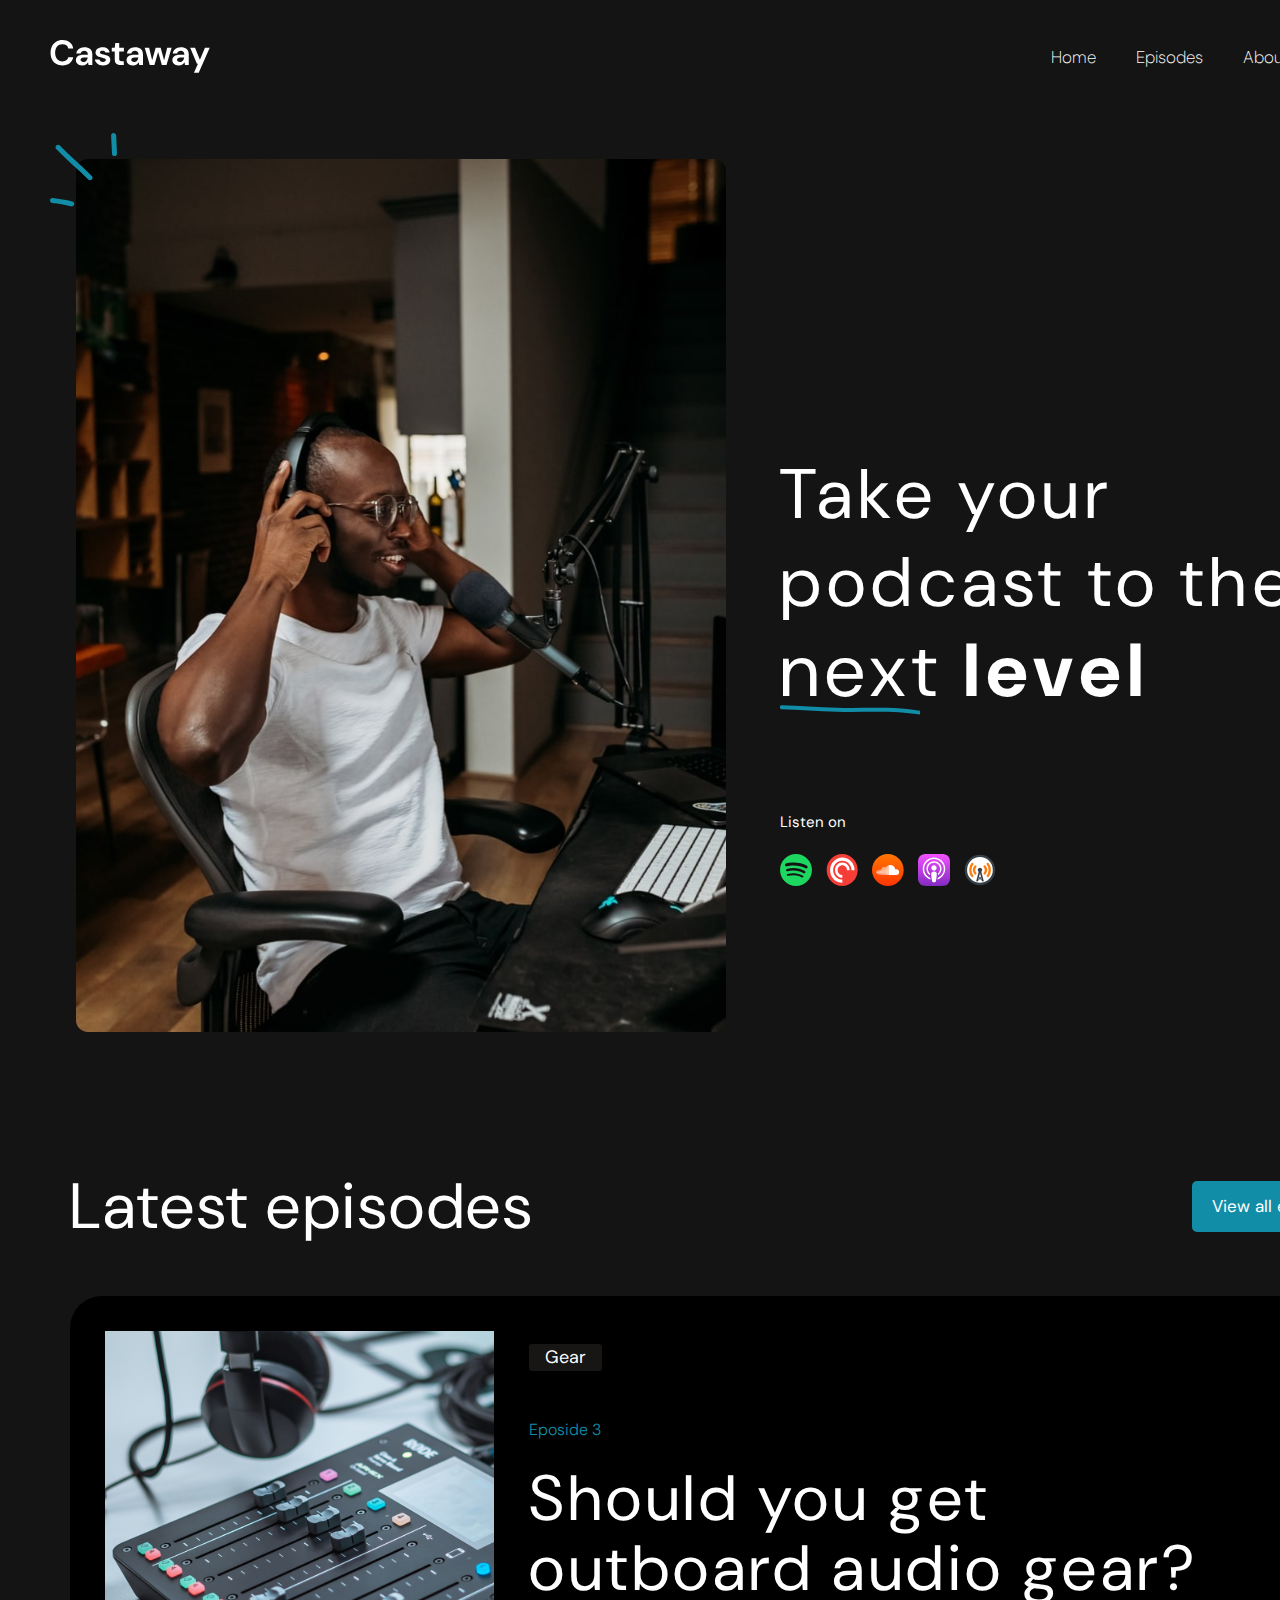
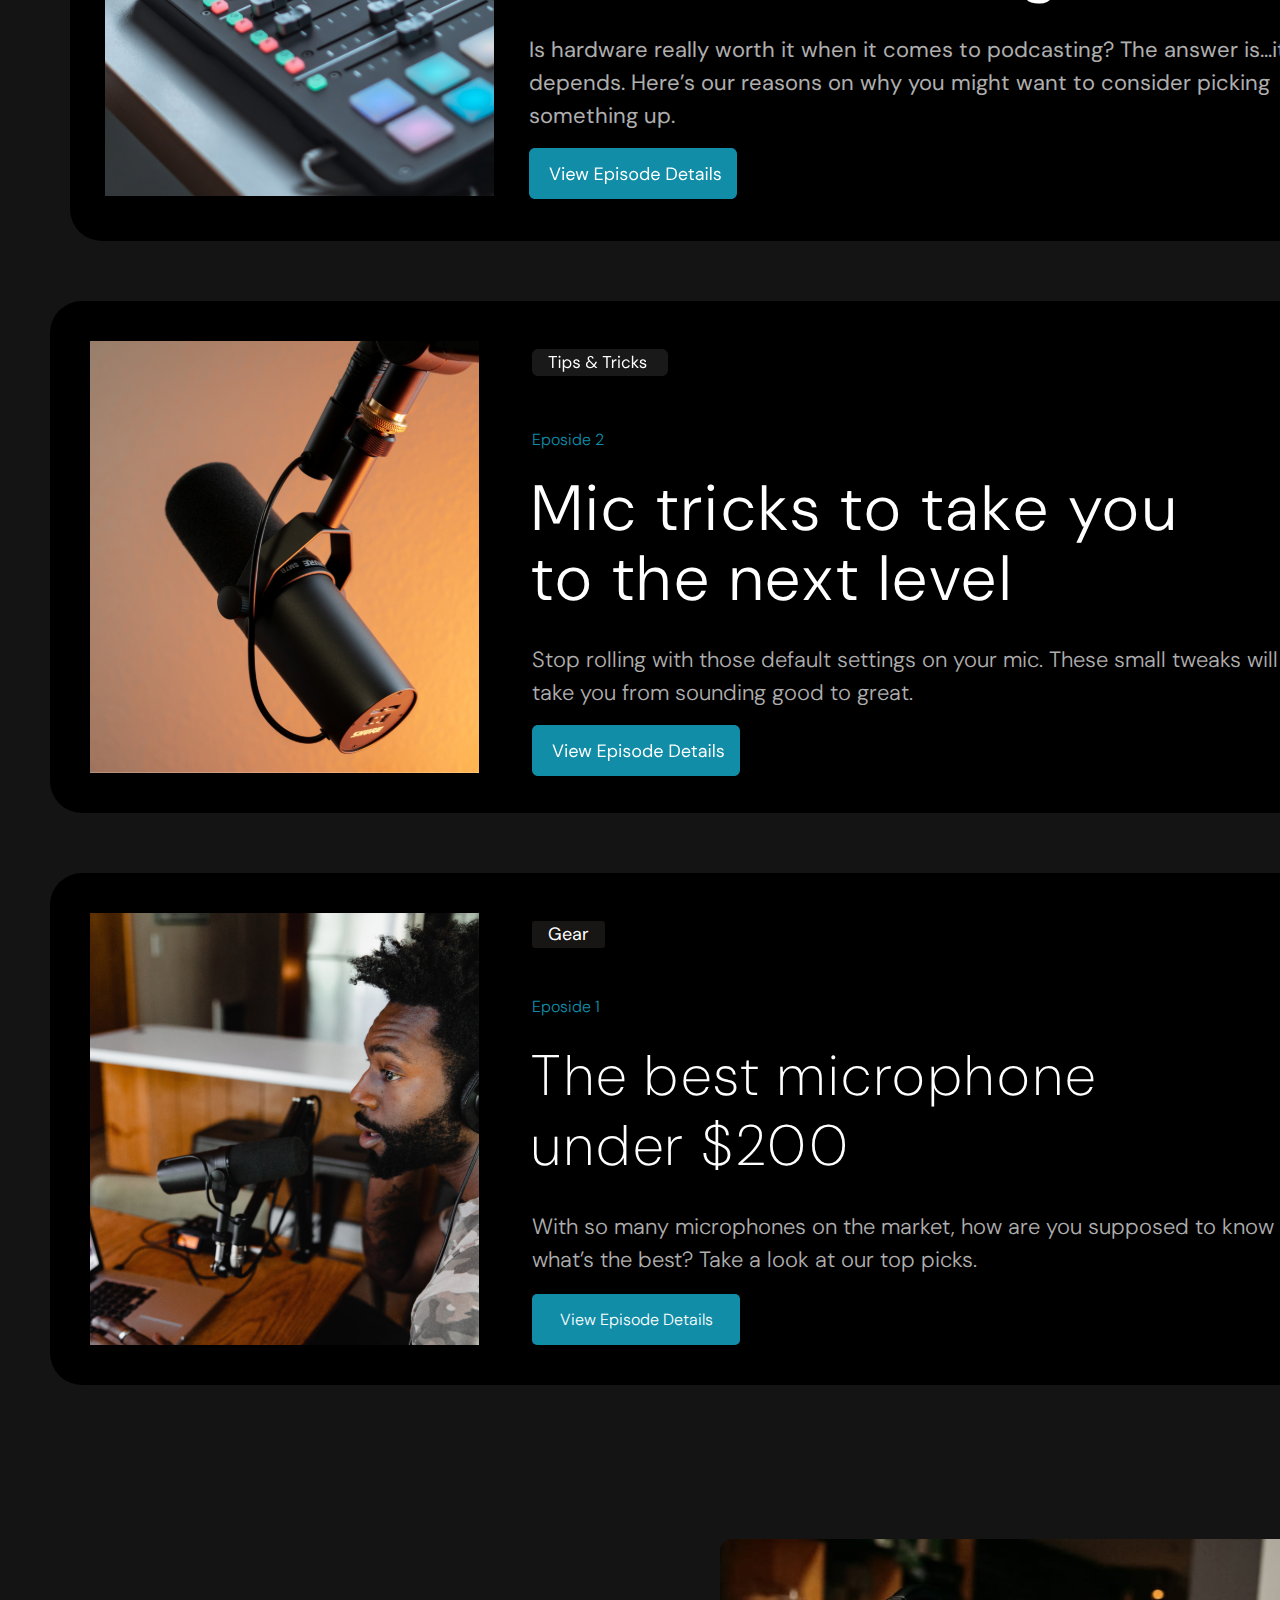
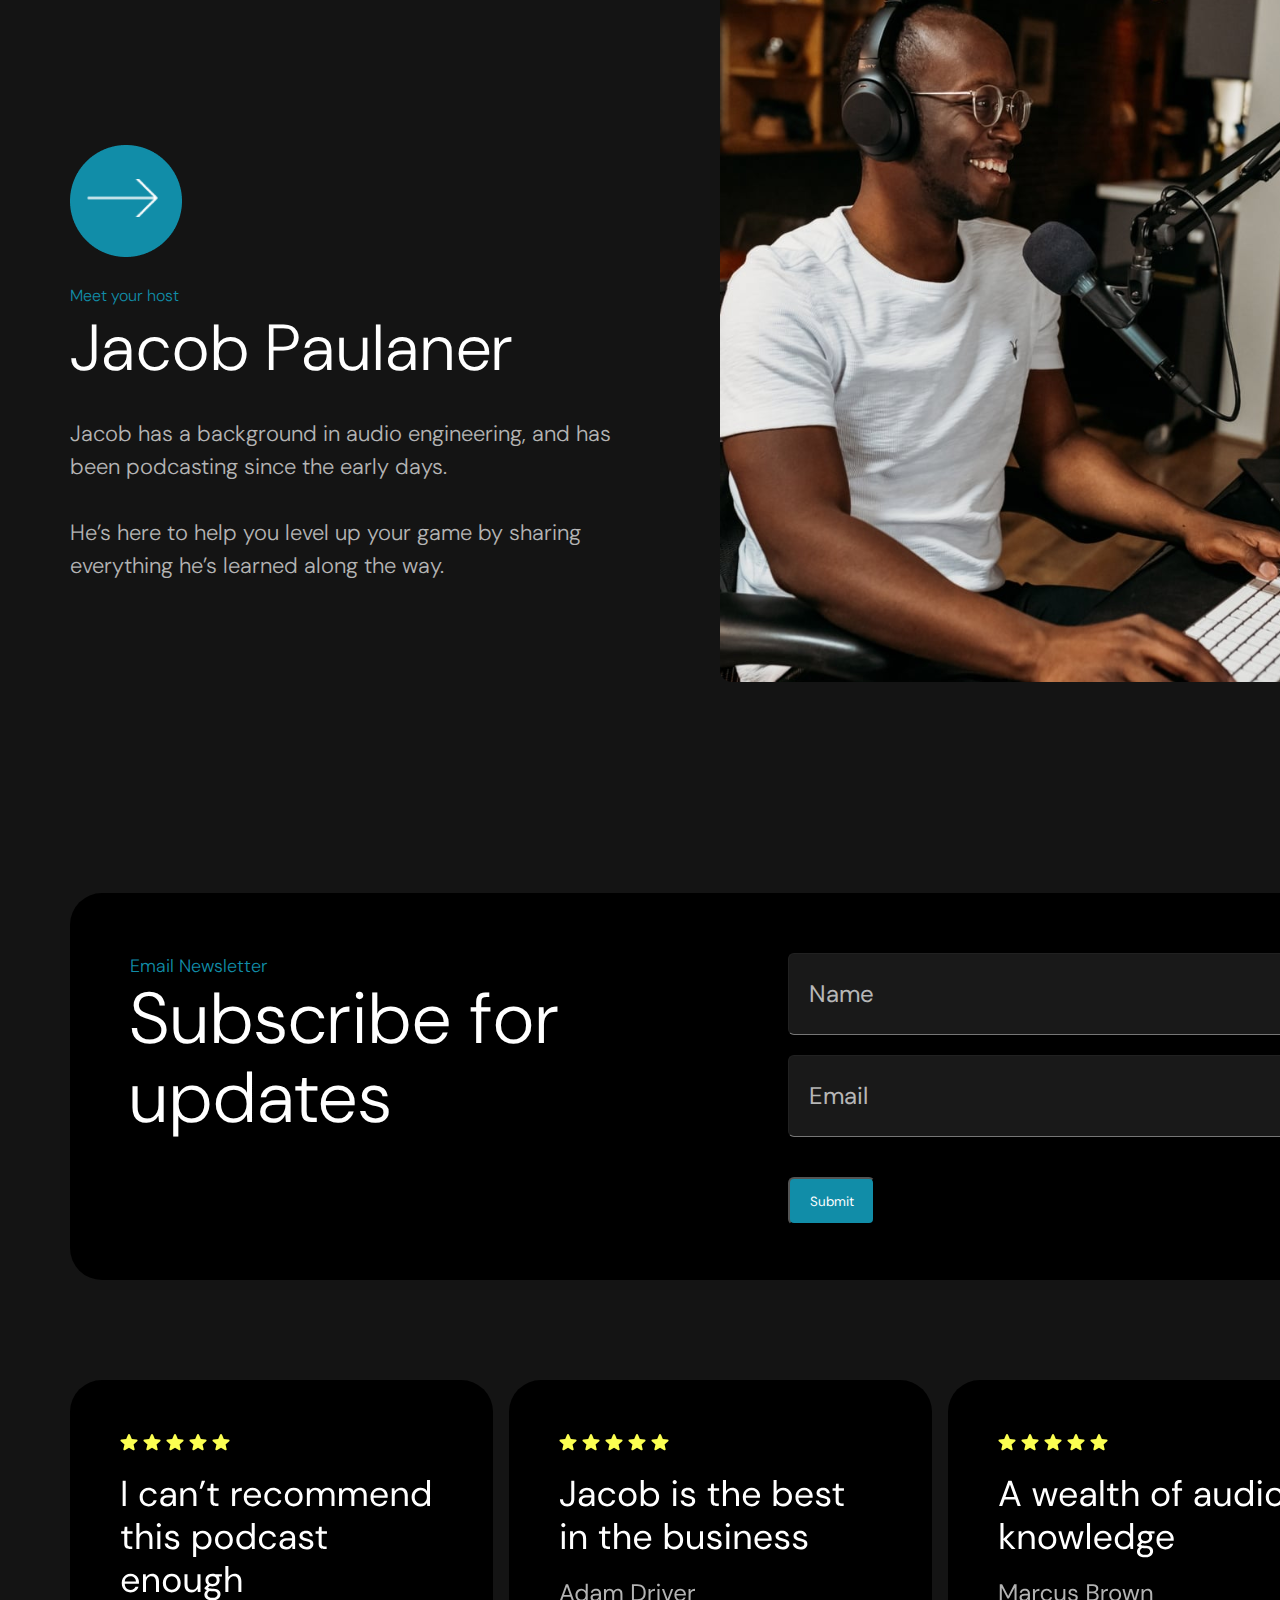
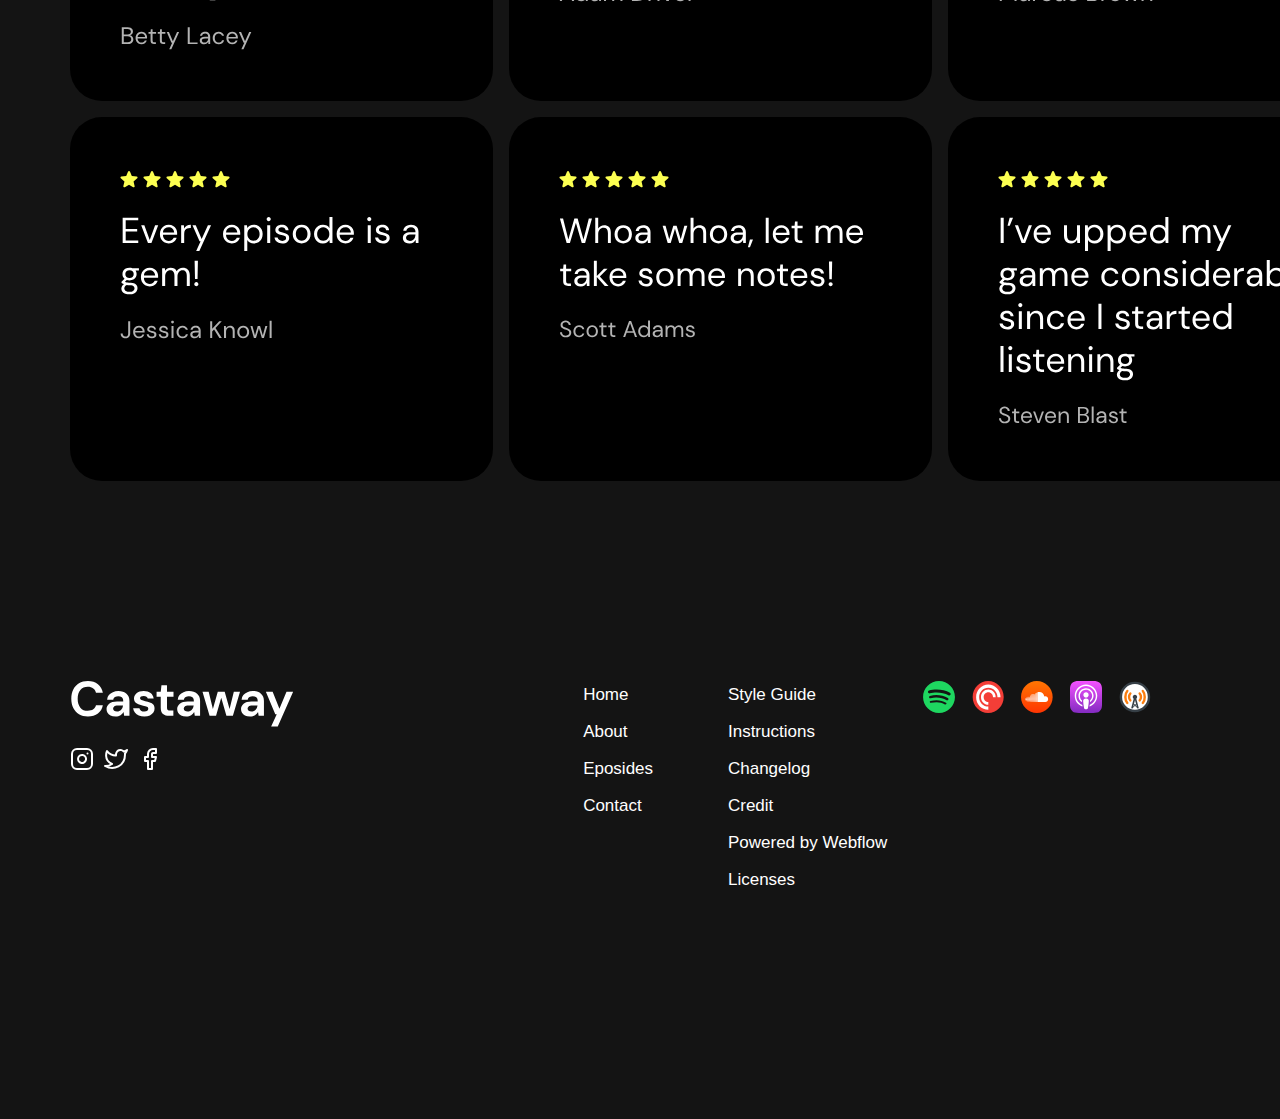
<file: index.html>
<!DOCTYPE html>
<html lang="en">

<head>
    <meta charset="UTF-8">
    <meta name="viewport" content="width=device-width, initial-scale=1.0">
    <title>Castaway</title>
    <link rel="stylesheet" href="style.css">
    <link rel="preconnect" href="https://fonts.googleapis.com">
    <link rel="preconnect" href="https://fonts.gstatic.com" crossorigin>
    <link
        href="https://fonts.googleapis.com/css2?family=DM+Sans:ital,opsz@0,9..40;1,9..40&family=Montserrat:ital,wght@0,100..900;1,100..900&family=Raleway:ital,wght@0,100..900;1,100..900&family=WDXL+Lubrifont+TC&display=swap"
        rel="stylesheet">
</head>

<body>
    <div class="container">
        <header>
            <nav>
                <div class="logo">
                    <img src="Vector.svg" alt="logo image">
                </div>
                <ul class="menu">
                    <li><a href="#">Home</a></li>
                    <li><a href="#">Episodes</a></li>
                    <li><a href="#">About</a></li>
                    <li><a href="#">Contact</a></li>
                </ul>
            </nav>
        </header>

        <section class="hero">
            <div class="image">
                <img src="Frame.svg" alt="main image">
            </div>
            <div class="content">
                <div class="com1">Take your<br>podcast to the <span class="next"> next <b class="level">level</b></span>
                </div>
                <img class="poloska" src="poloska.svg" alt="">
                <p>Listen on</p>
                <div class="platforms">
                    <img class="icons" src="Vector-2.svg" alt="musical platforms">
                    <img class="icons" src="Group.svg" alt="musical platforms">
                    <img class="icons" src="Group-2.svg" alt="">
                    <img class="icons" src="IMAGE — копия.svg" alt="musical platforms">
                    <img class="icons" src="IMAGE.svg" alt="musical platforms">
                </div>
            </div>
        </section>

        <div class="list2">
            <div class="epo">
                <h2 class="logoEposides">Latest episodes</h2>
                <a href="#" class="linkepo">View all episodes</a>
            </div>
            <div class="backepo3">
                <img class="epo3image" src="epo3.svg" alt="eposide3 image">
                <div class="epo3content">
                    <a class="Gear" href="#">Gear</a>
                    <p class="Eposide3">Eposide 3</p>
                    <h3 class="audio">Should you get outboard audio gear?</h3>
                    <p class="commentepo3">Is hardware really worth it when it comes to podcasting? The answer is...it
                        depends. Here’s our reasons on why you might want to consider picking something up.</p>
                    <img class="epodetails" src="eposidee details.svg" alt="">
                </div>
            </div>
            <div class="backepo2">
                <img class="epo2image" src="epo2image.svg" alt="">
                <div class="epo2content">
                    <img class="tips" src="tips.svg" alt="">
                    <p class="Eposide2">Eposide 2</p>
                    <h3 class="epo2h3">Mic tricks to take you to the next level</h>
                        <p class="epo2p">Stop rolling with those default settings on your mic. These small tweaks will
                            take you from sounding good to great.</p>
                        <img class="epo2details" src="eposidee details.svg" alt="">
                </div>
            </div>
            <div class="backepo1">
                <img class="epo1image" src="epo1image.svg" alt="">
                <div class="contentepo1">
                    <a class="Gearepo1" href="#">Gear</a>
                    <p class="Eposide1">Eposide 1</p>
                    <h3 class="textepo1">The best microphone under $200</h3>
                    <p class="commitepo1">With so many microphones on the market, how are you supposed to know what’s
                        the best? Take a look at our top picks.</p>
                    <a class="epo1details" href="#">View Episode Details</a>
                </div>
            </div>
        </div>

        <div class="list3">
            <div class="contentli3">
                <img class="li3image2" src="strelka.png" alt="">
                <p class="li3p">Meet your host</p>
                <h3 class="li3h3">Jacob Paulaner</h3>
                <p class="li3p2">Jacob has a background in audio engineering, and has been podcasting since the early
                    days.</p>
                <p class="li3p3">He’s here to help you level up your game by sharing everything he’s learned along the
                    way.</p>
                <img class="li3image" src="li3image.svg" alt="">
            </div>

            <div class="information">
                <div class="infoContent">
                    <p class="emailNews">Email Newsletter</p>
                    <h3 class="Subscribeh3">Subscribe for updates</h3>
                </div>
                <div class="infoInput">
                    <input class="name" type="text" placeholder="Name">
                    <input class="email" type="text" placeholder="Email">
                    <button class="button1">Submit</button>
                </div>
            </div>
            <div class="list4">
                <div class="contentli4">
                    <img class="li4img1" src="review1.svg" alt="">
                    <img class="li4img2" src="review2.svg" alt="">
                    <img class="li4img3" src="review3.svg" alt="">
                    <img class="li4img4" src="review4.svg" alt="">
                    <img class="li4img5" src="review5.svg" alt="">
                    <img class="li4img6" src="review6.svg" alt="">
                </div>
            </div>
            <div class="li5">
                <div class="contentli5">
                    <div class="li5div1">
                        <img class="li5logoimage" src="Vector.svg" alt="">
                        <img class="instagramimage" src="instagram.svg" alt="">
                        <img class="twitterimage" src="twitter.svg" alt="">
                        <img class="facebookimage" src="facebook.svg" alt="">
                    </div>
                    <div class="li5div2">
                        <p>Home</p>
                        <p>About</p>
                        <p>Eposides</p>
                        <p>Contact</p>
                    </div>
                    <div class="li5div3">
                        <p>Style Guide</p>
                        <p>Instructions</p>
                        <p>Changelog</p>
                        <p>Credit</p>
                        <p>Powered by Webflow</p>
                        <p>Licenses</p>
                    </div>
                    <div class="li5images">
                        <img src="Vector-2.svg" alt="">
                        <img src="Group.svg" alt="">
                        <img src="Group-2.svg" alt="">
                        <img src="IMAGE — копия.svg" alt="">
                        <img src="IMAGE.svg" alt="">
                    </div>

                </div>

            </div>

        </div>
    </div>
</body>
</file>
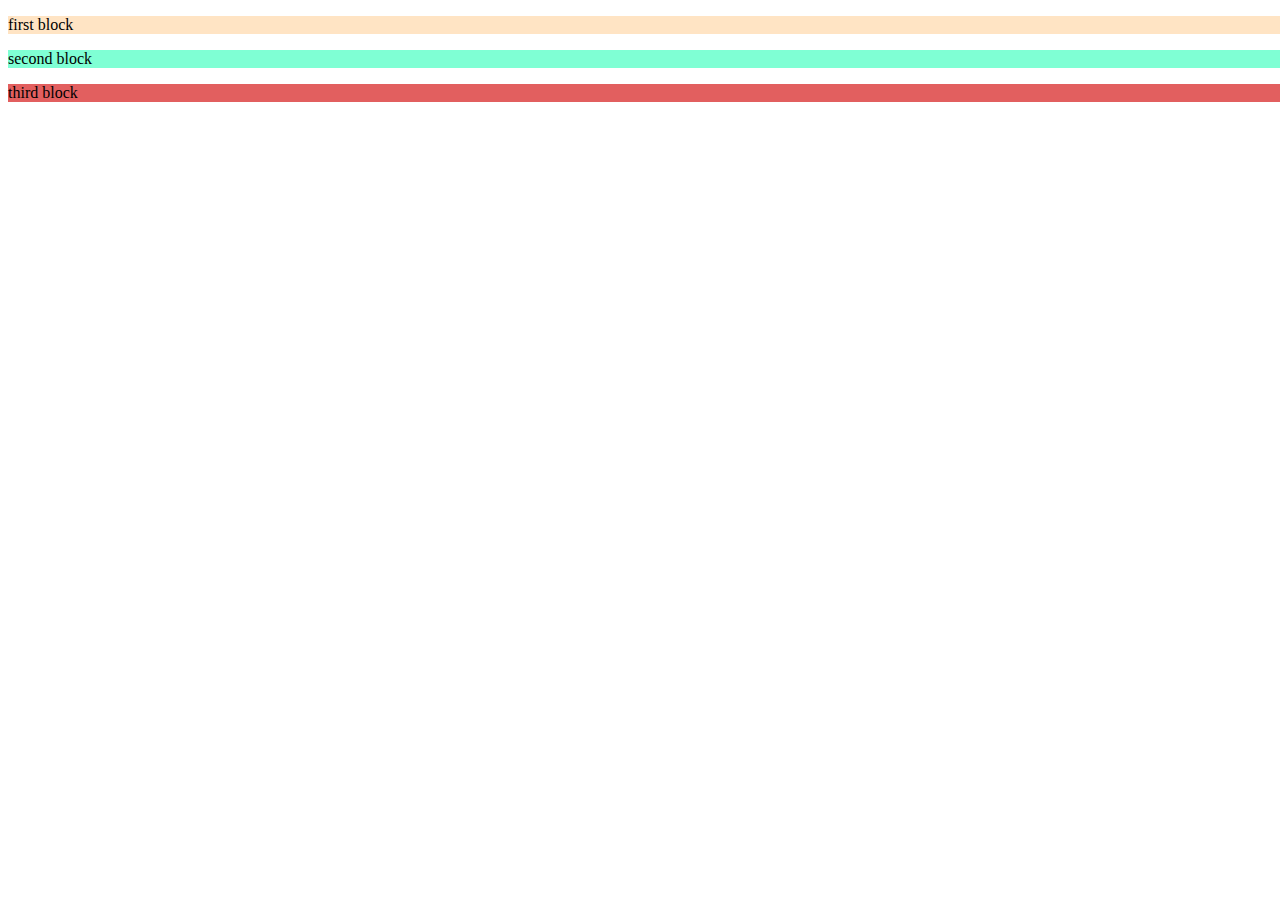
<file: index4.3.html>
<!DOCTYPE html>
<html lang="en">
    <head>
        <meta charset="UTF-8">
        <meta name="viewport" content="width=device-width, initial-scale=1.0">
        <title>Document</title>
        <link rel="stylesheet" href="style4.3.css">
    </head>
    <body>
        <div class="first">
            <p>first block</p>
        </div>
        <div class="second">
            <p>second block</p>
        </div>
        <div class="third">
            <p>third block</p>
        </div>
    </body>
</file>
<file: style.css>
* {
    margin: 0;
    padding: 0;
    box-sizing: border-box;
}



body {
    color: white;
    background-color: #141414;
    font-family: "DM Sans", sans-serif;
    font-optical-sizing: auto;
    font-style: normal;
}


header {
    padding: 40px 50px 10px 50px;
    background-color: #141414;
}

.container {
    width: 1440px;
    margin: auto;
}

nav {
    display: flex;
    align-items: center;
    justify-content: space-between;
}

.logo {
    width: 160px;
    height: 33px;
    top: 17px;
    left: 50px;
}

.menu {
    display: flex;
    gap: 40px;
    list-style-type: none;
    font-family: "DM Sans", sans-serif;
    font-optical-sizing: auto;
    font-weight: 200;
    font-style: normal;

}

.menu a {
    color: white;
    text-decoration: none;
    font-size: 17px;
}

.menu a:hover {
    color: #118DA8;
}

.hero {
    display: flex;
    padding: 50px;
}

.image {
    width: 650px;
    height: 873.44px;
    padding: 0;

}

.content {
    width: 500px;
    height: 500px;
    font-family: "DM Sans";
    font-optical-sizing: auto;
    font-style: normal;
    margin-top: 74px;
    margin-left: 80px;
}

.com1 {
    width: 526px;
    height: 176px;
    top: 162.58px;
    font-family: "DM Sans", sans-serif;
    font-weight: 400;
    font-size: 70px;
    line-height: 88px;
    letter-spacing:6.2px;
    margin-top: 244px;

}

.com1 span {
    font-family: "DM Sans", sans-serif;
    width: 160px;
    height: 88px;
    font-weight: 400;
    font-size: 75px;
    line-height: 88px;
    letter-spacing: 3.2px;
    font-weight: 00;
    font-size: 75px;
    line-height: 88px;
    letter-spacing: 6.2px;
}




.content p {
    margin-top: 74px;
    font-size: 15px;
    font-family: "DM Sans", sans-serif;
    font-weight: 00;
    font-size: 15px;
    line-height: 24px;
    letter-spacing: 0%;


}

.platforms {
    margin-top: 20px;
}

.icons {
    width: 32px;
    height: 32px;
    margin-right: 10px;
}

.list2 {
    width: 1400px;
    height: 2088px;
    left: 20px;
    background-color: #141414;
    font-family: "DM Sans", sans-serif;
    font-optical-sizing: auto;
    font-style: normal;
    font-weight: 400;
}

.epo {
    width: 1300px;
    height: 99px;
    font-family: "DM Sans", sans-serif;
    font-optical-sizing: auto;
    font-style: normal;
    font-weight: 400;
    display: flex;
    justify-content: space-between;
    align-items: center;
    margin-left: 70px;
    margin-right: 70px;
    margin-top: 100.44px;


}

.logoEposides {

    font-family: "DM Sans", sans-serif;
    font-optical-sizing: auto;
    font-style: normal;
    font-weight: 400;
    font-size: 64px;
    line-height: 79.2px;
    letter-spacing: 2.88px;
    left: 50px;
    display: inline;
    /* margin-right: 609px; */

}

.linkepo {
    width: 178px;
    height: 51px;
    top: 23.56px;
    color: white;
    font-size: 17px;
    line-height: 27px;
    text-align: center;
    border-radius: 5px;
    background-color: #118DA8;
    text-decoration: none;
    align-items: center;
    align-content: center;
}


.linkepo:hover {
    background-color: #118DA8;

}

.backepo3 {
    display: flex;
    width: 1300px;
    height: 545px;
    margin-top: 40px;
    margin-left: 70px;
    border-radius: 32px;
    background-color: #000000;
}

.epo3image {

    width: 389px;
    height: 465px;
    margin: 35px;

}

.epo3content {
    margin-top: 40.44px;
    left: 482px;
    margin-bottom: 39.56px;
    margin-right: 40px;
    font-family: "DM Sans", sans-serif;
    font-optical-sizing: auto;
    font-weight: 400;
    font-style: normal;
}

.Gear {
    width: 73px;
    height: 27px;
    margin-top: 7.56px;
    background-color: #171614;

    font-family: "DM Sans", sans-serif;
    font-optical-sizing: auto;
    font-weight: 400;
    font-style: normal;
    font-size: 18px;
    line-height: 27px;
    color: white;
    border-radius: 3px;
    text-decoration: none;
    display: flex;
    padding-left: 16px;
    align-content: center;
}

.Gear:hover {
    background-color: #118DA8;
}

.Eposide3 {
    margin-top: 48.44px;
    width: 82px;
    height: 27px;
    color: #118DA8;
    margin-bottom: 0;
    font-family: "DM Sans", sans-serif;
    font-optical-sizing: auto;
    font-weight: 300;
    font-style: normal;
}

.audio {
    margin-top: 17.56px;
    margin-bottom: 28px;
    font-weight: 500;
    font-size: 64px;
    line-height: 70.4px;
}

.epo3content h3 {
    width: 701px;
    height: 141px;
    top: 127.56px;
    font-size: 64px;
    line-height: 70.4px;
    letter-spacing: 4.56px;
    font-family: "DM Sans", sans-serif;
    font-optical-sizing: auto;
    font-weight: 400;
    font-style: normal;


}

.commentepo3 {
    width: 757px;
    height: 99px;
    top: 296.56px;
    font-family: "DM Sans", sans-serif;
    font-optical-sizing: auto;
    font-weight: 400;
    font-style: normal;
    font-size: 22px;
    line-height: 33px;
    letter-spacing: 0%;
    color: #FFFFFFB2;

}

.epodetails {
    margin-top: 16px;
    margin-bottom: 0.44px;
    width: 208px;
    height: 51px;
    top: 413.56px;

}

.backepo2 {
    display: flex;
    width: 1300px;
    height: 512px;
    margin-top: 60px;
    margin-left: 50px;
    border-radius: 32px;
    background-color: #000000;
    font-family: "DM Sans", sans-serif;
    font-optical-sizing: auto;
    font-weight: 400;
    font-style: normal;


}

.epo2image {
    margin: 40px 0px 40px 40px;
}

.epo2content {
    display: inline;
    margin: 40.44px 40px 39, 56px 53px;

}

.tips {

    width: 136px;
    height: 27px;
    margin: 48px 682px 0px 53px
}

.Eposide2 {
    display: flex;
    margin: 48.44px 70px 0px 53px;
    width: 82px;
    height: 27px;
    color: #118DA8;
    font-family: "DM Sans", sans-serif;
    font-weight: 300;

}

.epo2h3 {
    width: 676px;
    height: 141px;
    top: 127.56px;
    margin-top: 17.56px;
    margin-left: 53px;
    font-weight: 300;
    font-size: 64px;
    line-height: 70.4px;
    letter-spacing: 4.56px;
    font-family: "DM Sans", sans-serif;

}

.epo2p {
    font-family: "DM Sans", sans-serif;
    width: 780px;
    height: 66px;
    margin-top: 28px;
    font-weight: 300;
    font-size: 22px;
    line-height: 33px;
    color: #FFFFFFB2;
    letter-spacing: 0;
}

.epo2details {
    margin-top: 16px;
    font-weight: 300;
}

.backepo1 {
    display: flex;
    width: 1300px;
    height: 512px;
    margin-top: 60px;
    margin-left: 50px;
    border-radius: 32px;
    background-color: #000000;
}

.epo1image {
    width: 389px;
    height: 432px;
    margin: 40px 0px 40px 40px;
}

.contentepo1 {
    width: 778px;
    height: 432px;
    margin: 40.44px 40px 39.56px 53px;

}

.Gearepo1 {
    width: 73px;
    height: 27px;
    text-align: center;
    margin: 7.56px 0px 48.44px 0px;
    font-size: 18px;
    line-height: 27px;
    background-color: #171614;
    font-family: "DM Sans", sans-serif;
    color: white;
    border-radius: 3px;
    text-decoration: none;
    display: flex;
    align-content: center;
    padding-left: 16px;
}

.Gearepo1:hover {
    background-color: #118DA8;
}

.Eposide1 {
    width: 82px;
    height: 27px;
    color: #118DA8;
    margin-bottom: 0;
    font-family: "DM Sans", sans-serif;
    margin-bottom: 17.56px;
    font-weight: 300;
}

.textepo1 {
    width: 611px;
    height: 141px;
    font-family: "DM Sans", sans-serif;
    font-weight: 200;
    font-size: 57px;
    line-height: 70.4px;
    letter-spacing: 4.56px;
}

.commitepo1 {
    width: 767px;
    height: 66px;
    margin-top: 28px;
    font-family: "DM Sans", sans-serif;
    font-weight: 300;
    font-size: 22px;
    line-height: 33px;
    letter-spacing: 0%;
    color: #FFFFFFB2;
}

.epo1details {
    width: 208px;
    height: 51px;
    margin-top: 18px;
    background-color: #118DA8;
    color: white;
    border-radius: 5px;
    text-decoration: none;
    display: flex;
    font-family: "DM Sans", sans-serif;
    align-items: center;
    font-weight: 300;
    justify-content: center;}

.list3 {
    width: 1440px;
    height: 1530.4375px;
    top: 3120.44px;
}

.contentli3 {
    width: 590px;
    height: 448px;
    top: 147.72px;
    margin: 100.44px 50px 99.12px 70px;
}

.li3image2 {
    font-size: 40px;
}

.li3p {
    width: 126px;
    height: 27px;
    margin-top: 20px;
    color: #118DA8;
    font-family: "DM Sans", sans-serif;
    font-weight: 300;
    line-height: 27px;
}

.li3h3 {
    width: 496px;
    height: 80px;
    font-family: "DM Sans", sans-serif;
    font-weight: 300;
    font-size: 65px;
    line-height: 79.2px;
    letter-spacing: 2.88px;

}

.li3p2 {
    margin-top: 28px;
    width: 556px;
    height: 66px;
    top: 264.84px;
    font-family: "DM Sans", sans-serif;
    font-weight: 300;
    font-size: 22px;
    line-height: 33px;
    letter-spacing: 0%;
    color: #FFFFFFB2;
}

.li3p3 {
    margin-top: 33px;
    width: 528px;
    height: 66px;
    font-family: "DM Sans", sans-serif;
    font-weight: 300;
    font-size: 22px;
    line-height: 33px;
    letter-spacing: 0%;
    color: #FFFFFFB2;
}

.li3image {
    display: flex;
    width: 650px;
    height: 743px;
    margin: -643px 70px 100px 650px;
}

.information {
    display: flex;
    width: 1300px;
    height: 387px;
    border-radius: 32px;
    background-color: #000000;
    margin: 300px 70px 100px 70px;
}

.infoContent {
    display: flex;
    width: 642px;
    height: 330px;
    margin-top: 0.12px;
    margin-right: 76px;
    margin-bottom: 57.13px;
}

.emailNews {
    width: 139px;
    height: 27px;
    margin-top: 59.13px;
    margin-left: 60px;
    color: #118DA8;
    font-family: "DM Sans", sans-serif;
    font-weight: 300;
    font-size: 18px;
    line-height: 27px;
    letter-spacing: 0%;
}

.Subscribeh3 {
    width: 431px;
    height: 159px;
    margin-top: 85.13px;
    margin-left: -139px;
    font-family: "DM Sans", sans-serif;
    font-weight: 300;
    font-size: 72px;
    line-height: 79.2px;
    letter-spacing: 2.88px;
}

.infoInput {

    width: 522px;
    height: 252px;
    margin: 59.88px 60px 75.12px 0px;
}

.name {
    display: flex;
    width: 522px;
    height: 82px;
    border-radius: 6px;
    border-width: 1px;
    background-color: #191919;
    color: white;
    margin-top: 0.12px;
    margin-bottom: 20px;
    padding-left: 20px;
    font-size: 24px;

}

.email {
    width: 522px;
    height: 82px;
    margin-bottom: 20px;
    background-color: #191919;
    border-radius: 6px;
    border-width: 1px;
    padding-left: 20px;
    font-size: 24px;


}

::placeholder {
    width: 65px;
    height: 29px;
    font-family: "DM Sans", sans-serif;
    color: #FFFFFFB2;
    margin: 26px 438px 27px 19px;

}

.button1 {
    display: flex;
    font-family: "DM Sans", sans-serif;
    background-color: #118DA8;
    color: white;
    border-radius: 6px;
    width: 87px;
    height: 48px;
    margin-top: 20px;
    justify-content: center;
    align-items: center;
}

.list4 {
    width: 1440px;
    height: 901px;
    top: 4651px;
    margin-left: 20px;
}

.contentli4 {
    display: flex;
    width: 1400px;
    height: 701px;
    top: 99.88px;
    flex-wrap: wrap;
    gap: 16px;
    margin-left: 50px;
}

.li5 {
    width: 1440px;
    height: 438px;
}

.contentli5 {
    width: 1300px;
    height: 238px;
    top: 99.88px;
    margin-left: 70px;
}

.li5div1 {
    width: 447.140625px;
    height: 222px;
    display: flex;
    gap: 10px;
}

.li5logoimage {
    width: 224px;
    height: 46px;
}

.instagramimage {
    width: 24px;
    height: 24px;
    /* margin: 23px 10px 128.87px 0px; */
    margin-top: 66.11px;
    margin-left: -234px;
}

.twitterimage {
    width: 24px;
    height: 24px;
    margin-top: 66.11px;

}

.facebookimage {
    width: 24px;
    height: 24px;
    margin-top: 66.11px;

}

.li5div2 {
    display: flex;
    width: 178.84375px;
    height: 222px;
    left: 463.14px;
    flex-direction: column;
    font-family:  sans-serif;
    font-weight: 300;
    font-size: 17px;
    line-height: 27px;
    letter-spacing: 0%;
    margin: -222px 16px 0px 513.14px;
    color: #FFFFFF;
    gap: 10px;
}

.li5div3 {
    display: flex;
    flex-direction: column;

    width: 178.84375px;
    height: 222px;
    margin-left: 657.98px;
    margin-top: -222px;
    font-family:  sans-serif;
    font-weight: 300;
    font-size: 17px;
    line-height: 27px;
    letter-spacing: 0%;
    color: #FFFFFF;
    gap: 10px;
}

.li5images {
    display: flex;
    width: 447.140625px;
    height: 32px;
    margin-left: 852.83px;
    margin-top: -222px;
    gap: 17px;
}

.poloska {
    width: 140px;
    height: 104px;
}
</file>
<file: style4.3.css>
body {
width: 2000px;}


.first { 
position: static;
background-color: bisque;}

.second {
position: static;
background-color: aquamarine;}

.third {
position: static;
background-color: rgb(226, 95, 95);}
</file>
